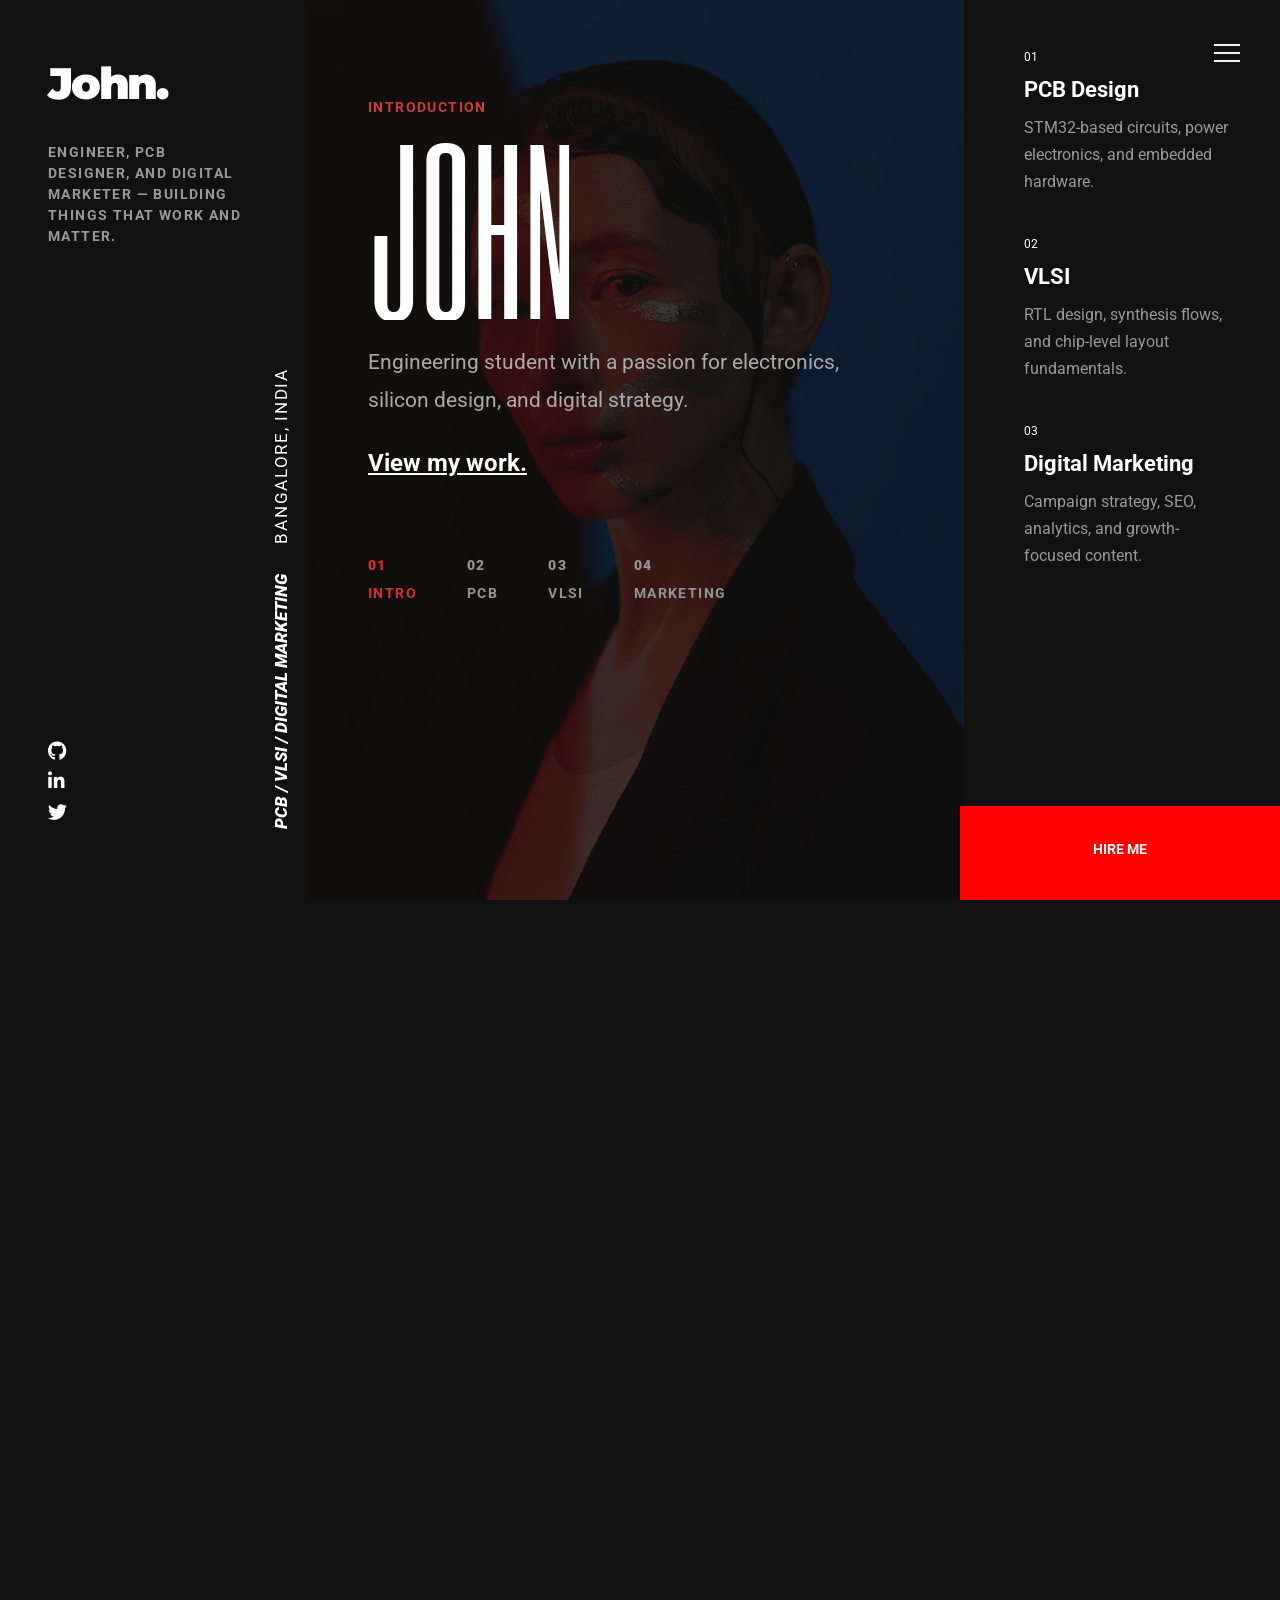
<file: index.html>
<!DOCTYPE html>
<html lang="en">
  <head>
    <meta charset="utf-8">
    <meta name="viewport" content="width=device-width, initial-scale=1">
    <title>John - Engineer & Designer</title>

    <!-- Third Party Plugins -->
    <link rel="stylesheet" type="text/css" href="css/vendor.css">
    <!-- Bootstrap CSS -->
    <link href="https://cdn.jsdelivr.net/npm/bootstrap@5.3.0-alpha1/dist/css/bootstrap.min.css" rel="stylesheet">
    <!-- Font Awesome -->
    <link rel="stylesheet" href="https://cdnjs.cloudflare.com/ajax/libs/font-awesome/6.4.0/css/all.min.css">
    <!-- Google Fonts -->
    <link href="https://fonts.googleapis.com/css2?family=Montserrat:wght@900&family=Roboto:wght@400;700;900&family=Six+Caps&display=swap" rel="stylesheet">
    <!-- custom style -->
    <link rel="stylesheet" href="style.css">
  </head>
  <body data-bs-theme="dark">

    <!-- ===== OVERLAY NAV ===== -->
    <div class="nav nav-overlay">
      <div class="nav__content">
        <ul class="nav__list">
          <li class="nav__list-item active-nav"><a href="index.html" class="hover-target">Home</a></li>
          <li class="nav__list-item"><a href="pcb.html" class="hover-target">PCB Design</a></li>
          <li class="nav__list-item"><a href="digital-marketing.html" class="hover-target">Digital Marketing</a></li>
          <li class="nav__list-item"><a href="vlsi.html" class="hover-target">VLSI</a></li>
          <li class="nav__list-item"><a href="#contact" class="hover-target">Contact me</a></li>
        </ul>
      </div>
    </div>

    <nav id="navbar" class="position-absolute">
      <input id="menu-toggle" type="checkbox" />
      <label class="menu-btn" for="menu-toggle">
        <span></span>
      </label>
    </nav>

    <div class="container-fluid p-0">
      <div class="row g-0">

        <!-- ===== SIDEBAR ===== -->
        <div class="col-lg-3 position-fixed z-1 h-100" data-aos="slide-right" data-aos-delay="200">
          <div class="sidebar p-4 p-lg-5 vh-100 d-flex flex-column position-relative">
            <a href="index.html" class="logo mb-0 text-decoration-none">John.</a>
            <p class="bio mt-4 d-none d-lg-block" style="max-width: 200px;">
              ENGINEER, PCB DESIGNER, AND DIGITAL MARKETER — BUILDING THINGS THAT WORK AND MATTER.
            </p>
          
            <div class="social-icons mt-auto mb-4 d-none d-lg-flex flex-column">
              <a href="#" class="social-icon" aria-label="GitHub"><i class="fab fa-github"></i></a>
              <a href="#" class="social-icon" aria-label="LinkedIn"><i class="fab fa-linkedin-in"></i></a>
              <a href="#" class="social-icon" aria-label="Twitter"><i class="fab fa-twitter"></i></a>
            </div>

            <div class="personal-info d-none d-lg-flex">
              <p class="job-title mb-2">PCB / VLSI / DIGITAL MARKETING</p>
              <p class="location">BANGALORE, INDIA</p>
            </div>
          </div>
        </div>

        <!-- ===== MAIN CONTENT ===== -->
        <div class="col-lg-9 offset-lg-3">
          <div class="row">

            <!-- Hero / Banner -->
            <div id="intro" class="col-lg-8 position-relative d-flex flex-column align-items-center">
              <div class="pt-4 pt-lg-5 px-4 px-lg-5 w-100 mt-5">
                <div class="swiper banner-slider slide-in mt-5 mt-lg-0">
                  <div class="swiper-wrapper">
                    <div class="swiper-slide">
                      <div class="banner-content d-flex flex-column">
                        <span class="introduction mb-3 d-block">INTRODUCTION</span>
                        <h2 class="name mb-4 txt-fx slide-up">JOHN</h2>
                        <p class="description mb-4">
                          Engineering student with a passion for electronics, silicon design, and digital strategy.
                        </p>
                        <a href="#domains" class="cta-link d-inline-block mb-5">View my work.</a>
                      </div>
                    </div>
                    <div class="swiper-slide">
                      <div class="banner-content d-flex flex-column">
                        <span class="introduction mb-3 d-block">Hardware Design</span>
                        <h2 class="name mb-4 txt-fx slide-up">PCB CRAFT</h2>
                        <p class="description mb-4">
                          Schematic to board — STM32-based designs, power electronics, and embedded systems.
                        </p>
                        <a href="pcb.html" class="cta-link d-inline-block mb-5">Explore PCB work.</a>
                      </div>
                    </div>
                    <div class="swiper-slide">
                      <div class="banner-content d-flex flex-column">
                        <span class="introduction mb-3 d-block">Silicon Design</span>
                        <h2 class="name mb-4 txt-fx slide-up">VLSI</h2>
                        <p class="description mb-4">
                          RTL design, synthesis, and layout — from logic to gates.
                        </p>
                        <a href="vlsi.html" class="cta-link d-inline-block mb-5">Explore VLSI work.</a>
                      </div>
                    </div>
                    <div class="swiper-slide">
                      <div class="banner-content d-flex flex-column">
                        <span class="introduction mb-3 d-block">Growth & Campaigns</span>
                        <h2 class="name mb-4 txt-fx slide-up">MARKETING</h2>
                        <p class="description mb-4">
                          Strategy, content, and analytics to build brands that grow.
                        </p>
                        <a href="digital-marketing.html" class="cta-link d-inline-block mb-5">Explore campaigns.</a>
                      </div>
                    </div>
                  </div>
                </div>
              </div>

              <nav class="section-nav swiper banner-nav-slider pt-3 pt-lg-4 px-4 px-lg-5 w-100"
                data-aos="fade-up" data-aos-delay="600" data-aos-anchor-placement="top-bottom">
                <ul class="swiper-wrapper">
                  <li class="swiper-slide"><span>01</span> INTRO</li>
                  <li class="swiper-slide"><span>02</span> PCB</li>
                  <li class="swiper-slide"><span>03</span> VLSI</li>
                  <li class="swiper-slide"><span>04</span> MARKETING</li>
                </ul>
              </nav>

              <div class="swiper image-slider" data-aos="fade-up" data-aos-delay="1000">
                <div class="swiper-wrapper">
                  <div class="swiper-slide">
                    <img class="hero-image position-absolute top-0 end-0 img-fluid mb-5 opacity-25 vh-100"
                      src="images/banner-image-2.jpg" alt="Hero">
                  </div>
                  <div class="swiper-slide">
                    <img class="hero-image position-absolute top-0 end-0 img-fluid mb-5 opacity-25 vh-100"
                      src="images/banner-image-1.jpg" alt="Hero">
                  </div>
                  <div class="swiper-slide">
                    <img class="hero-image position-absolute top-0 end-0 img-fluid mb-5 opacity-25 vh-100"
                      src="images/banner-image-3.jpg" alt="Hero">
                  </div>
                  <div class="swiper-slide">
                    <img class="hero-image position-absolute top-0 end-0 img-fluid mb-5 opacity-25 vh-100"
                      src="images/banner-image-4.jpg" alt="Hero">
                  </div>
                </div>
              </div>
            </div>

            <!-- Skill sidebar (right col of hero) -->
            <div class="col-lg-4">
              <div class="p-4 p-lg-5 vh-100">
                <div class="skill" data-aos="fade-up" data-aos-delay="200">
                  <span class="skill-number d-block">01</span>
                  <h3>PCB Design</h3>
                  <p>STM32-based circuits, power electronics, and embedded hardware.</p>
                </div>
                <div class="skill" data-aos="fade-up" data-aos-delay="400">
                  <span class="skill-number d-block">02</span>
                  <h3>VLSI</h3>
                  <p>RTL design, synthesis flows, and chip-level layout fundamentals.</p>
                </div>
                <div class="skill" data-aos="fade-up" data-aos-delay="600">
                  <span class="skill-number d-block">03</span>
                  <h3>Digital Marketing</h3>
                  <p>Campaign strategy, SEO, analytics, and growth-focused content.</p>
                </div>
                <!-- Mobile-only CTA -->
                <div class="d-lg-none mt-5">
                  <hr class="sidebar-divider">
                  <p class="job-title mb-2">PCB / VLSI / DIGITAL MARKETING</p>
                  <p class="location mb-4">BANGALORE, INDIA</p>
                  <a href="#domains" class="cta-button d-block text-center">VIEW MY WORK</a>
                </div>
              </div>
            </div>

            <!-- Desktop CTA -->
            <div class="col-lg-3 d-none d-lg-block position-fixed bottom-0 end-0 p-0" style="z-index: 8;">
              <button class="btn-special w-100" data-aos="fade-up" data-aos-delay="800" data-aos-anchor-placement="top-bottom">
                <span class="text-container">
                  <span class="original-text">HIRE ME</span>
                  <span class="hover-text">HIRE ME</span>
                </span>
              </button>
            </div>

            <!-- ===== DOMAIN CARDS SECTION ===== -->
            <section id="domains" class="pt-4 pt-lg-5 px-4 px-lg-5 my-5 py-5">
              <div class="row mb-5">
                <div class="col-12" data-aos="fade-up">
                  <span class="introduction mb-3 d-block">WHAT I DO</span>
                  <h2 class="name mb-4 txt-fx slide-up text-uppercase">My Domains</h2>
                  <p>Click a domain to explore projects, code, schematics, and documentation.</p>
                </div>
              </div>
              <div class="row g-5">

                <!-- Card 1: PCB Design -->
                <div class="col-lg-4" data-aos="fade-up" data-aos-delay="100">
                  <a href="pcb.html" class="text-decoration-none d-block h-100">
                    <div class="domain-card h-100">
                      <div class="skill mb-0">
                        <span class="skill-number d-block">01</span>
                        <h3>PCB Design</h3>
                        <p>Schematic capture, layout, power electronics, and embedded systems using STM32 and KiCad/Altium.</p>
                      </div>
                      <div class="domain-card__tags mt-3">
                        <span class="domain-tag">STM32</span>
                        <span class="domain-tag">KiCad</span>
                        <span class="domain-tag">Power Electronics</span>
                      </div>
                      <div class="domain-card__cta mt-4">
                        <span class="introduction">View Projects →</span>
                      </div>
                    </div>
                  </a>
                </div>

                <!-- Card 2: Digital Marketing -->
                <div class="col-lg-4" data-aos="fade-up" data-aos-delay="250">
                  <a href="digital-marketing.html" class="text-decoration-none d-block h-100">
                    <div class="domain-card h-100">
                      <div class="skill mb-0">
                        <span class="skill-number d-block">02</span>
                        <h3>Digital Marketing</h3>
                        <p>SEO, campaign strategy, analytics dashboards, and content pipelines that drive measurable growth.</p>
                      </div>
                      <div class="domain-card__tags mt-3">
                        <span class="domain-tag">SEO</span>
                        <span class="domain-tag">Analytics</span>
                        <span class="domain-tag">Campaigns</span>
                      </div>
                      <div class="domain-card__cta mt-4">
                        <span class="introduction">View Projects →</span>
                      </div>
                    </div>
                  </a>
                </div>

                <!-- Card 3: VLSI -->
                <div class="col-lg-4" data-aos="fade-up" data-aos-delay="400">
                  <a href="vlsi.html" class="text-decoration-none d-block h-100">
                    <div class="domain-card h-100">
                      <div class="skill mb-0">
                        <span class="skill-number d-block">03</span>
                        <h3>VLSI</h3>
                        <p>RTL design in Verilog/VHDL, synthesis, timing analysis, and physical design fundamentals.</p>
                      </div>
                      <div class="domain-card__tags mt-3">
                        <span class="domain-tag">Verilog</span>
                        <span class="domain-tag">Synthesis</span>
                        <span class="domain-tag">Layout</span>
                      </div>
                      <div class="domain-card__cta mt-4">
                        <span class="introduction">View Projects →</span>
                      </div>
                    </div>
                  </a>
                </div>

              </div>
            </section>

            <!-- ===== ABOUT SECTION ===== -->
            <section id="about" class="pt-4 pt-lg-5 px-4 px-lg-5 my-5 py-5">
              <div class="row d-flex flex-wrap" data-aos="fade-up">
                <div class="col-lg-6 pb-5">
                  <span class="introduction mb-3 d-block">BIODATA</span>
                  <h2 class="name mb-4 txt-fx slide-up text-uppercase">Education</h2>
                  <div class="data-info py-3">
                    <span class="meta-date">2021 – Present</span>
                    <h3 class="info-title">B.Tech in Electronics & Communication Engineering</h3>
                    <p>Your University, Bangalore</p>
                  </div>
                </div>
                <div class="col-lg-6 pb-5">
                  <h2 class="name mb-4 txt-fx slide-up text-uppercase">Interests</h2>
                  <div class="data-info py-3">
                    <span class="meta-date">Hardware</span>
                    <h3 class="info-title">Embedded Systems & EV Technology</h3>
                    <p>Designing control circuits and power systems for electric vehicles.</p>
                  </div>
                  <div class="data-info">
                    <span class="meta-date">Software</span>
                    <h3 class="info-title">Digital Design & Chip Architecture</h3>
                    <p>RTL to GDS — exploring the full ASIC flow.</p>
                  </div>
                </div>
              </div>
            </section>

            <!-- ===== CONTACT SECTION ===== -->
            <section id="contact" class="pt-4 pt-lg-5 px-4 px-lg-5 my-5 py-5">
              <div class="container">
                <div class="row mb-5">
                  <div class="col-lg-6" data-aos="fade-up">
                    <span class="introduction mb-3 d-block">GET IN TOUCH</span>
                    <h2 class="name mb-4 txt-fx slide-up text-uppercase">Contact Me</h2>
                    <p>Open to internships, collaborations, and interesting projects.</p>
                  </div>
                </div>
                <div class="row d-flex g-5">
                  <div class="col-lg-7" data-aos="fade-up">
                    <h3>Frequently Asked Questions</h3>
                    <div class="accordion" id="faqAccordion">
                      <div class="accordion-item">
                        <h2 class="accordion-header">
                          <button class="accordion-button" type="button" data-bs-toggle="collapse"
                            data-bs-target="#faq1" aria-expanded="true">
                            Are you open to internships?
                          </button>
                        </h2>
                        <div id="faq1" class="accordion-collapse collapse show" data-bs-parent="#faqAccordion">
                          <div class="accordion-body">
                            Yes — I'm actively looking for internship and project collaboration opportunities in embedded systems, VLSI, and digital strategy.
                          </div>
                        </div>
                      </div>
                      <div class="accordion-item">
                        <h2 class="accordion-header">
                          <button class="accordion-button collapsed" type="button" data-bs-toggle="collapse"
                            data-bs-target="#faq2" aria-expanded="false">
                            What tools do you work with?
                          </button>
                        </h2>
                        <div id="faq2" class="accordion-collapse collapse" data-bs-parent="#faqAccordion">
                          <div class="accordion-body">
                            KiCad, Altium Designer, Keil µVision, Proteus, STM32CubeIDE, Cadence Virtuoso, and standard web analytics platforms.
                          </div>
                        </div>
                      </div>
                    </div>
                  </div>
                  <div class="col-lg-5">
                    <div class="right-content" data-aos="fade-up">
                      <div class="element-header align-right">
                        <h3>Send me a message or collaboration idea.</h3>
                      </div>
                      <div class="contact-form py-4">
                        <form id="form" class="form-group">
                          <div class="pb-2"><input type="text" name="name" placeholder="Your Full Name" class="form-control"></div>
                          <div class="pb-2"><input type="email" name="email" placeholder="Your Email Address" class="form-control"></div>
                          <div class="pb-2"><textarea placeholder="Your Message" rows="6" class="form-control"></textarea></div>
                          <button type="submit" name="submit" class="btn btn-dark w-100 btn-rounded">Submit</button>
                        </form>
                      </div>
                    </div>
                  </div>
                </div>
              </div>
            </section>

          </div>
        </div>
      </div>
    </div>

    <!-- Bootstrap JS -->
    <script src="https://cdn.jsdelivr.net/npm/bootstrap@5.3.0-alpha1/dist/js/bootstrap.bundle.min.js"></script>
    <script src="js/jquery-1.11.0.min.js"></script>
    <script src="js/plugins.js"></script>
    <script src="js/script.js"></script>
  </body>
</html>
</file>
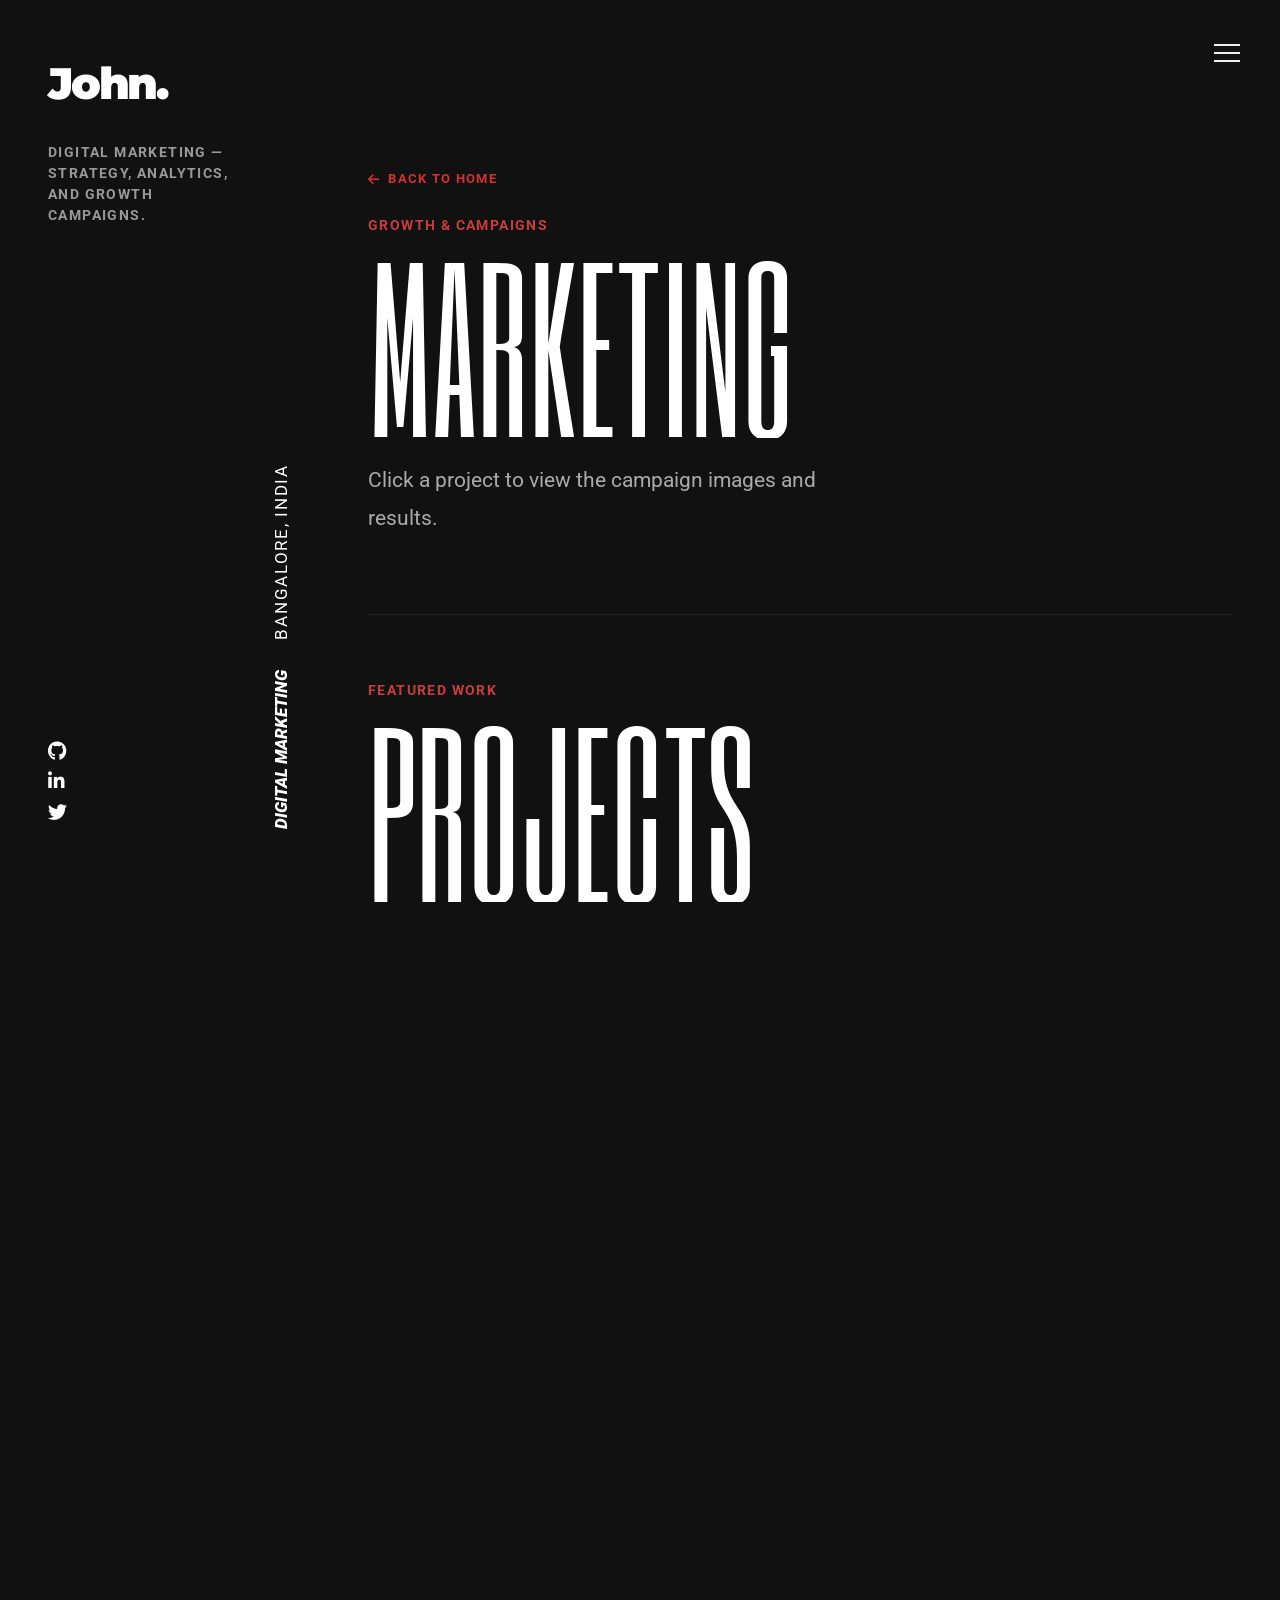
<file: digital-marketing.html>
<!DOCTYPE html>
<html lang="en">
  <head>
    <meta charset="utf-8">
    <meta name="viewport" content="width=device-width, initial-scale=1">
    <title>Digital Marketing — John</title>
    <link rel="stylesheet" type="text/css" href="css/vendor.css">
    <link href="https://cdn.jsdelivr.net/npm/bootstrap@5.3.0-alpha1/dist/css/bootstrap.min.css" rel="stylesheet">
    <link rel="stylesheet" href="https://cdnjs.cloudflare.com/ajax/libs/font-awesome/6.4.0/css/all.min.css">
    <link href="https://fonts.googleapis.com/css2?family=Montserrat:wght@900&family=Roboto:wght@400;700;900&family=Six+Caps&display=swap" rel="stylesheet">
    <link rel="stylesheet" href="style.css">
    <link rel="stylesheet" href="portfolio-additions.css">
  </head>
  <body data-bs-theme="dark">

    <div class="nav nav-overlay">
      <div class="nav__content">
        <ul class="nav__list">
          <li class="nav__list-item"><a href="index.html" class="hover-target">Home</a></li>
          <li class="nav__list-item"><a href="pcb.html" class="hover-target">PCB Design</a></li>
          <li class="nav__list-item active-nav"><a href="digital-marketing.html" class="hover-target">Digital Marketing</a></li>
          <li class="nav__list-item"><a href="vlsi.html" class="hover-target">VLSI</a></li>
          <li class="nav__list-item"><a href="index.html#contact" class="hover-target">Contact me</a></li>
        </ul>
      </div>
    </div>

    <nav id="navbar" class="position-absolute">
      <input id="menu-toggle" type="checkbox" />
      <label class="menu-btn" for="menu-toggle"><span></span></label>
    </nav>

    <div class="container-fluid p-0">
      <div class="row g-0">

        <!-- SIDEBAR -->
        <div class="col-lg-3 position-fixed z-1 h-100">
          <div class="sidebar sidebar-compact p-4 p-lg-5 vh-100 d-flex flex-column position-relative">
            <a href="index.html" class="logo mb-0 text-decoration-none">John.</a>
            <p class="bio mt-4 d-none d-lg-block" style="max-width: 200px;">
              DIGITAL MARKETING — STRATEGY, ANALYTICS, AND GROWTH CAMPAIGNS.
            </p>
            <div class="social-icons mt-auto mb-4 d-none d-lg-flex flex-column">
              <a href="#" class="social-icon"><i class="fab fa-github"></i></a>
              <a href="#" class="social-icon"><i class="fab fa-linkedin-in"></i></a>
              <a href="#" class="social-icon"><i class="fab fa-twitter"></i></a>
            </div>
            <div class="personal-info d-none d-lg-flex">
              <p class="job-title mb-2">DIGITAL MARKETING</p>
              <p class="location">BANGALORE, INDIA</p>
            </div>
          </div>
        </div>

        <!-- MAIN CONTENT -->
        <div class="col-lg-9 offset-lg-3">
          <div class="pt-4 pt-lg-5 px-4 px-lg-5">

            <!-- Page Header -->
            <div class="page-header" data-aos="fade-up">
              <a href="index.html" class="breadcrumb-back"><i class="fas fa-arrow-left"></i> Back to Home</a>
              <span class="introduction mb-3 d-block">GROWTH & CAMPAIGNS</span>
              <h1 class="name txt-fx slide-up text-uppercase">Marketing</h1>
              <p class="description mt-4">
                Click a project to view the campaign images and results.
              </p>
            </div>

            <!-- PROJECTS LIST -->
            <section class="py-5 my-3 mb-5">
              <div class="row mb-4" data-aos="fade-up">
                <div class="col">
                  <span class="introduction mb-3 d-block">FEATURED WORK</span>
                  <h2 class="name txt-fx slide-up text-uppercase">Projects</h2>
                </div>
              </div>

              <!-- Project 1 -->
              <a href="dm-project-1.html" class="text-decoration-none">
                <div class="project-card project-card--clickable" data-aos="fade-up">
                  <div class="d-flex justify-content-between align-items-start">
                    <span class="project-number">Project 01</span>
                    <span class="project-arrow"><i class="fas fa-arrow-right"></i></span>
                  </div>
                  <h3>[Campaign Title Placeholder]</h3>
                  <p>Brand, objective, channels used, and key results. Replace with your actual campaign summary.</p>
                  <div class="domain-card__tags mt-3">
                    <span class="domain-tag">Google Ads</span>
                    <span class="domain-tag">SEO</span>
                    <span class="domain-tag">Analytics</span>
                  </div>
                </div>
              </a>

              <!-- Project 2 -->
              <a href="dm-project-2.html" class="text-decoration-none">
                <div class="project-card project-card--clickable" data-aos="fade-up" data-aos-delay="100">
                  <div class="d-flex justify-content-between align-items-start">
                    <span class="project-number">Project 02</span>
                    <span class="project-arrow"><i class="fas fa-arrow-right"></i></span>
                  </div>
                  <h3>[Campaign Title Placeholder]</h3>
                  <p>Campaign summary, target audience, platform, and key outcome metrics.</p>
                  <div class="domain-card__tags mt-3">
                    <span class="domain-tag">Meta Ads</span>
                    <span class="domain-tag">Content Strategy</span>
                  </div>
                </div>
              </a>

              <!-- Project 3 -->
              <a href="dm-project-3.html" class="text-decoration-none">
                <div class="project-card project-card--clickable" data-aos="fade-up" data-aos-delay="200">
                  <div class="d-flex justify-content-between align-items-start">
                    <span class="project-number">Project 03</span>
                    <span class="project-arrow"><i class="fas fa-arrow-right"></i></span>
                  </div>
                  <h3>[Campaign Title Placeholder]</h3>
                  <p>Campaign summary, target audience, platform, and key outcome metrics.</p>
                  <div class="domain-card__tags mt-3">
                    <span class="domain-tag">Email</span>
                    <span class="domain-tag">Content</span>
                  </div>
                </div>
              </a>

            </section>
          </div>
        </div>
      </div>
    </div>

    <script src="https://cdn.jsdelivr.net/npm/bootstrap@5.3.0-alpha1/dist/js/bootstrap.bundle.min.js"></script>
    <script src="js/jquery-1.11.0.min.js"></script>
    <script src="js/plugins.js"></script>
    <script src="js/script.js"></script>
  </body>
</html>
</file>
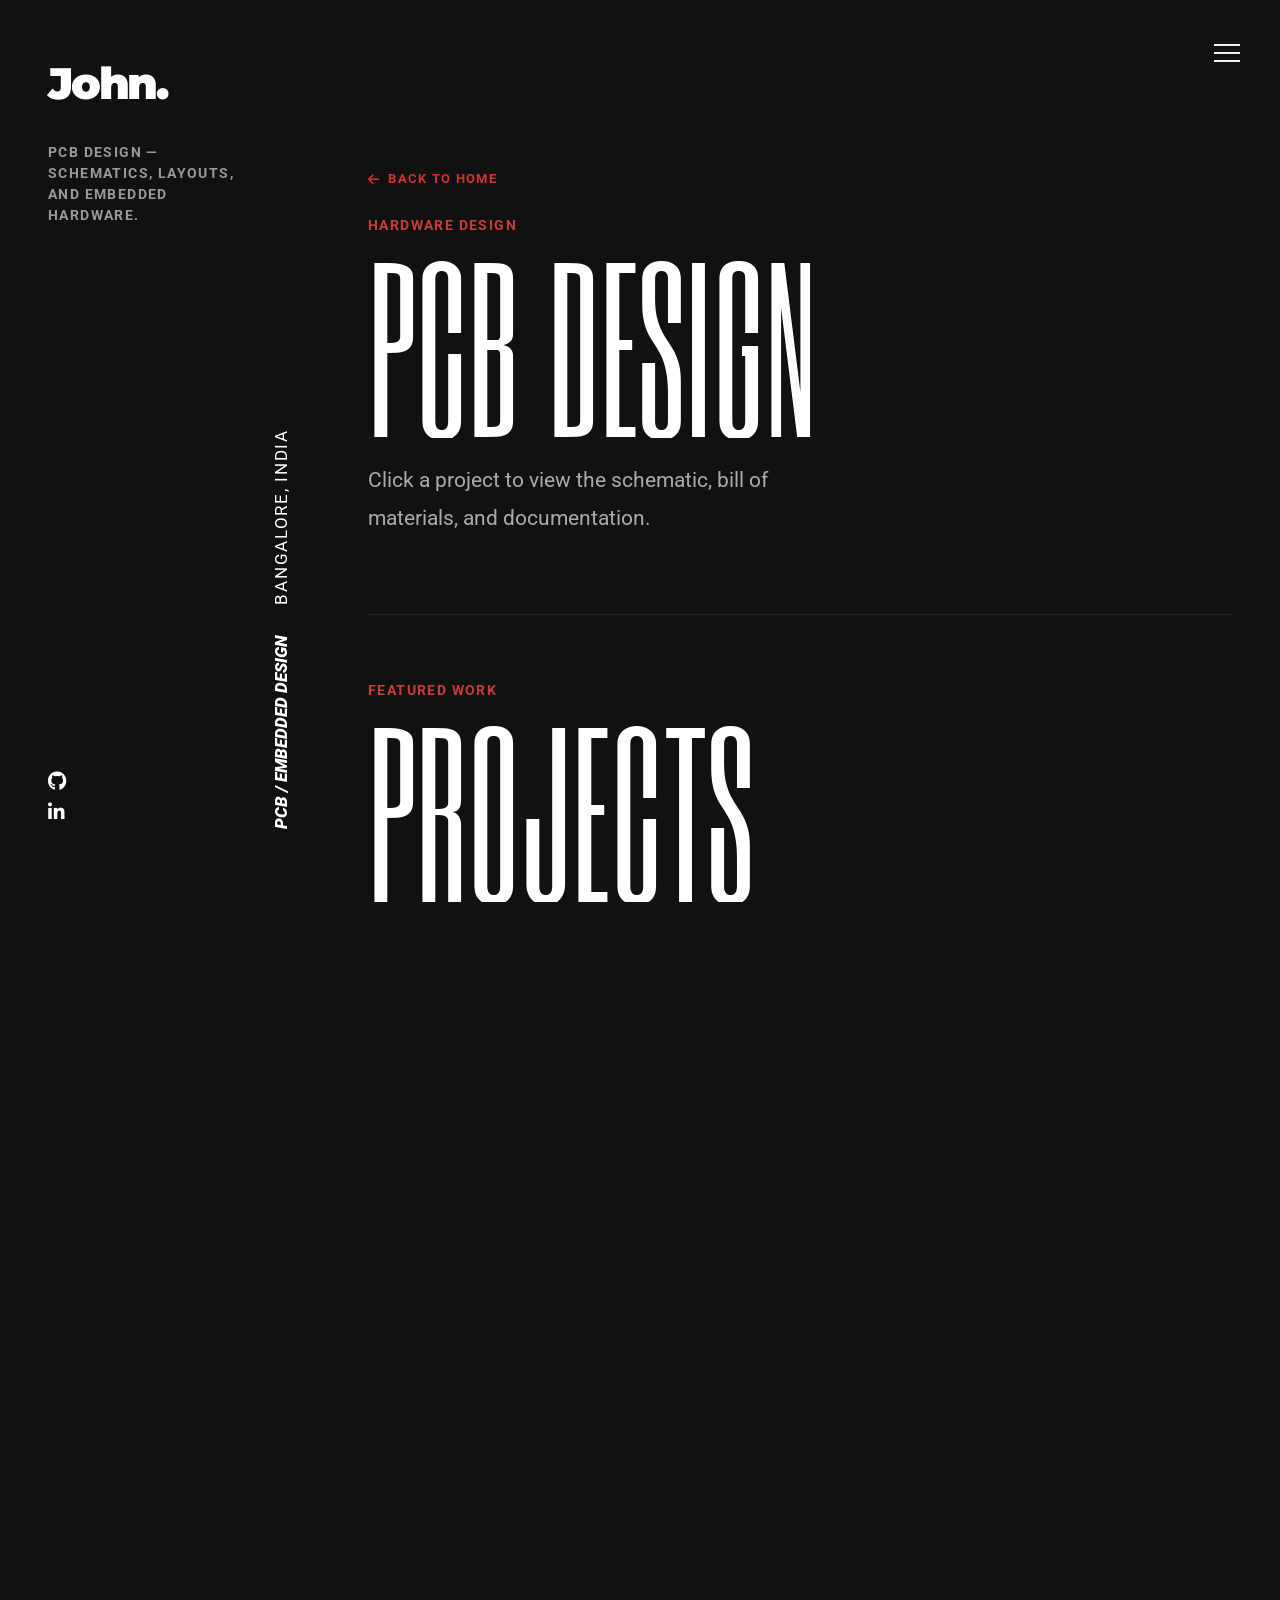
<file: pcb.html>
<!DOCTYPE html>
<html lang="en">
  <head>
    <meta charset="utf-8">
    <meta name="viewport" content="width=device-width, initial-scale=1">
    <title>PCB Design — John</title>
    <link rel="stylesheet" type="text/css" href="css/vendor.css">
    <link href="https://cdn.jsdelivr.net/npm/bootstrap@5.3.0-alpha1/dist/css/bootstrap.min.css" rel="stylesheet">
    <link rel="stylesheet" href="https://cdnjs.cloudflare.com/ajax/libs/font-awesome/6.4.0/css/all.min.css">
    <link href="https://fonts.googleapis.com/css2?family=Montserrat:wght@900&family=Roboto:wght@400;700;900&family=Six+Caps&display=swap" rel="stylesheet">
    <link rel="stylesheet" href="style.css">
    <link rel="stylesheet" href="portfolio-additions.css">
  </head>
  <body data-bs-theme="dark">

    <div class="nav nav-overlay">
      <div class="nav__content">
        <ul class="nav__list">
          <li class="nav__list-item"><a href="index.html" class="hover-target">Home</a></li>
          <li class="nav__list-item active-nav"><a href="pcb.html" class="hover-target">PCB Design</a></li>
          <li class="nav__list-item"><a href="digital-marketing.html" class="hover-target">Digital Marketing</a></li>
          <li class="nav__list-item"><a href="vlsi.html" class="hover-target">VLSI</a></li>
          <li class="nav__list-item"><a href="index.html#contact" class="hover-target">Contact me</a></li>
        </ul>
      </div>
    </div>

    <nav id="navbar" class="position-absolute">
      <input id="menu-toggle" type="checkbox" />
      <label class="menu-btn" for="menu-toggle"><span></span></label>
    </nav>

    <div class="container-fluid p-0">
      <div class="row g-0">

        <!-- SIDEBAR -->
        <div class="col-lg-3 position-fixed z-1 h-100">
          <div class="sidebar sidebar-compact p-4 p-lg-5 vh-100 d-flex flex-column position-relative">
            <a href="index.html" class="logo mb-0 text-decoration-none">John.</a>
            <p class="bio mt-4 d-none d-lg-block" style="max-width: 200px;">
              PCB DESIGN — SCHEMATICS, LAYOUTS, AND EMBEDDED HARDWARE.
            </p>
            <div class="social-icons mt-auto mb-4 d-none d-lg-flex flex-column">
              <a href="#" class="social-icon"><i class="fab fa-github"></i></a>
              <a href="#" class="social-icon"><i class="fab fa-linkedin-in"></i></a>
            </div>
            <div class="personal-info d-none d-lg-flex">
              <p class="job-title mb-2">PCB / EMBEDDED DESIGN</p>
              <p class="location">BANGALORE, INDIA</p>
            </div>
          </div>
        </div>

        <!-- MAIN CONTENT -->
        <div class="col-lg-9 offset-lg-3">
          <div class="pt-4 pt-lg-5 px-4 px-lg-5">

            <!-- Page Header -->
            <div class="page-header" data-aos="fade-up">
              <a href="index.html" class="breadcrumb-back"><i class="fas fa-arrow-left"></i> Back to Home</a>
              <span class="introduction mb-3 d-block">HARDWARE DESIGN</span>
              <h1 class="name txt-fx slide-up text-uppercase">PCB Design</h1>
              <p class="description mt-4">
                Click a project to view the schematic, bill of materials, and documentation.
              </p>
            </div>

            <!-- PROJECTS LIST -->
            <section class="py-5 my-3 mb-5">
              <div class="row mb-4" data-aos="fade-up">
                <div class="col">
                  <span class="introduction mb-3 d-block">FEATURED WORK</span>
                  <h2 class="name txt-fx slide-up text-uppercase">Projects</h2>
                </div>
              </div>

              <!-- Project 1 -->
              <a href="pcb-project-1.html" class="text-decoration-none">
                <div class="project-card project-card--clickable" data-aos="fade-up">
                  <div class="d-flex justify-content-between align-items-start">
                    <span class="project-number">Project 01</span>
                    <span class="project-arrow"><i class="fas fa-arrow-right"></i></span>
                  </div>
                  <h3>2000W Load Control System</h3>
                  <p>STM32G474-based load controller featuring an LT3845AIFE buck converter and high-current MOSFET bank.</p>
                  <div class="domain-card__tags mt-3">
                    <span class="domain-tag">STM32G474</span>
                    <span class="domain-tag">Buck Converter</span>
                    <span class="domain-tag">LT3845AIFE</span>
                    <span class="domain-tag">Proteus</span>
                  </div>
                </div>
              </a>

              <!-- Project 2 -->
              <a href="pcb-project-2.html" class="text-decoration-none">
                <div class="project-card project-card--clickable" data-aos="fade-up" data-aos-delay="100">
                  <div class="d-flex justify-content-between align-items-start">
                    <span class="project-number">Project 02</span>
                    <span class="project-arrow"><i class="fas fa-arrow-right"></i></span>
                  </div>
                  <h3>[Project Title Placeholder]</h3>
                  <p>Brief description of what this project does and the key design challenge it solved.</p>
                  <div class="domain-card__tags mt-3">
                    <span class="domain-tag">Tag A</span>
                    <span class="domain-tag">Tag B</span>
                    <span class="domain-tag">Tag C</span>
                  </div>
                </div>
              </a>

              <!-- Project 3 -->
              <a href="pcb-project-3.html" class="text-decoration-none">
                <div class="project-card project-card--clickable" data-aos="fade-up" data-aos-delay="200">
                  <div class="d-flex justify-content-between align-items-start">
                    <span class="project-number">Project 03</span>
                    <span class="project-arrow"><i class="fas fa-arrow-right"></i></span>
                  </div>
                  <h3>[Project Title Placeholder]</h3>
                  <p>Brief description of what this project does and the key design challenge it solved.</p>
                  <div class="domain-card__tags mt-3">
                    <span class="domain-tag">Tag A</span>
                    <span class="domain-tag">Tag B</span>
                    <span class="domain-tag">Tag C</span>
                  </div>
                </div>
              </a>

            </section>
          </div>
        </div>
      </div>
    </div>

    <script src="https://cdn.jsdelivr.net/npm/bootstrap@5.3.0-alpha1/dist/js/bootstrap.bundle.min.js"></script>
    <script src="js/jquery-1.11.0.min.js"></script>
    <script src="js/plugins.js"></script>
    <script src="js/script.js"></script>
  </body>
</html>
</file>
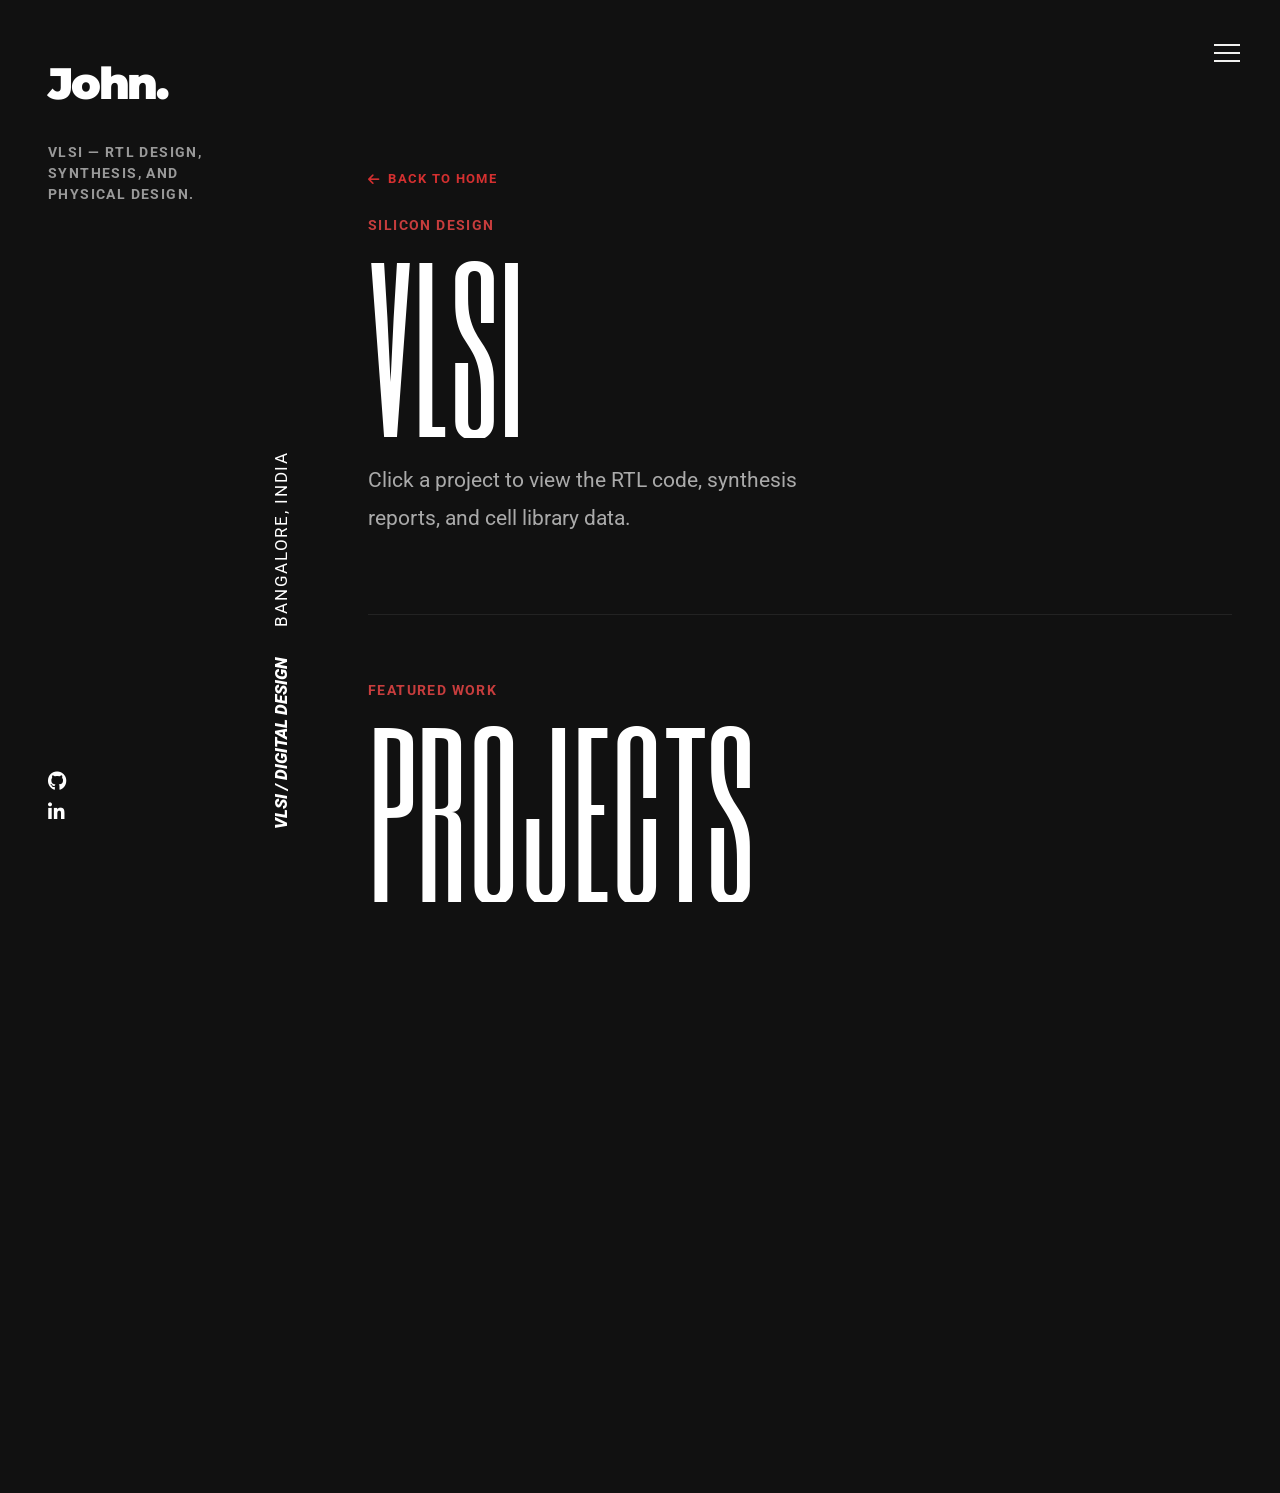
<file: vlsi.html>
<!DOCTYPE html>
<html lang="en">
  <head>
    <meta charset="utf-8">
    <meta name="viewport" content="width=device-width, initial-scale=1">
    <title>VLSI — John</title>
    <link rel="stylesheet" type="text/css" href="css/vendor.css">
    <link href="https://cdn.jsdelivr.net/npm/bootstrap@5.3.0-alpha1/dist/css/bootstrap.min.css" rel="stylesheet">
    <link rel="stylesheet" href="https://cdnjs.cloudflare.com/ajax/libs/font-awesome/6.4.0/css/all.min.css">
    <link href="https://fonts.googleapis.com/css2?family=Montserrat:wght@900&family=Roboto:wght@400;700;900&family=Six+Caps&display=swap" rel="stylesheet">
    <link rel="stylesheet" href="style.css">
    <link rel="stylesheet" href="portfolio-additions.css">
  </head>
  <body data-bs-theme="dark">

    <div class="nav nav-overlay">
      <div class="nav__content">
        <ul class="nav__list">
          <li class="nav__list-item"><a href="index.html" class="hover-target">Home</a></li>
          <li class="nav__list-item"><a href="pcb.html" class="hover-target">PCB Design</a></li>
          <li class="nav__list-item"><a href="digital-marketing.html" class="hover-target">Digital Marketing</a></li>
          <li class="nav__list-item active-nav"><a href="vlsi.html" class="hover-target">VLSI</a></li>
          <li class="nav__list-item"><a href="index.html#contact" class="hover-target">Contact me</a></li>
        </ul>
      </div>
    </div>

    <nav id="navbar" class="position-absolute">
      <input id="menu-toggle" type="checkbox" />
      <label class="menu-btn" for="menu-toggle"><span></span></label>
    </nav>

    <div class="container-fluid p-0">
      <div class="row g-0">

        <!-- SIDEBAR -->
        <div class="col-lg-3 position-fixed z-1 h-100">
          <div class="sidebar sidebar-compact p-4 p-lg-5 vh-100 d-flex flex-column position-relative">
            <a href="index.html" class="logo mb-0 text-decoration-none">John.</a>
            <p class="bio mt-4 d-none d-lg-block" style="max-width: 200px;">
              VLSI — RTL DESIGN, SYNTHESIS, AND PHYSICAL DESIGN.
            </p>
            <div class="social-icons mt-auto mb-4 d-none d-lg-flex flex-column">
              <a href="#" class="social-icon"><i class="fab fa-github"></i></a>
              <a href="#" class="social-icon"><i class="fab fa-linkedin-in"></i></a>
            </div>
            <div class="personal-info d-none d-lg-flex">
              <p class="job-title mb-2">VLSI / DIGITAL DESIGN</p>
              <p class="location">BANGALORE, INDIA</p>
            </div>
          </div>
        </div>

        <!-- MAIN CONTENT -->
        <div class="col-lg-9 offset-lg-3">
          <div class="pt-4 pt-lg-5 px-4 px-lg-5">

            <!-- Page Header -->
            <div class="page-header" data-aos="fade-up">
              <a href="index.html" class="breadcrumb-back"><i class="fas fa-arrow-left"></i> Back to Home</a>
              <span class="introduction mb-3 d-block">SILICON DESIGN</span>
              <h1 class="name txt-fx slide-up text-uppercase">VLSI</h1>
              <p class="description mt-4">
                Click a project to view the RTL code, synthesis reports, and cell library data.
              </p>
            </div>

            <!-- PROJECTS LIST -->
            <section class="py-5 my-3 mb-5">
              <div class="row mb-4" data-aos="fade-up">
                <div class="col">
                  <span class="introduction mb-3 d-block">FEATURED WORK</span>
                  <h2 class="name txt-fx slide-up text-uppercase">Projects</h2>
                </div>
              </div>

              <!-- Project 1 -->
              <a href="vlsi-project-1.html" class="text-decoration-none">
                <div class="project-card project-card--clickable" data-aos="fade-up">
                  <div class="d-flex justify-content-between align-items-start">
                    <span class="project-number">Project 01</span>
                    <span class="project-arrow"><i class="fas fa-arrow-right"></i></span>
                  </div>
                  <h3>[VLSI Project Title Placeholder]</h3>
                  <p>Describe the design — e.g., a 4-bit ALU in Verilog synthesized with Yosys. Include process node and key results.</p>
                  <div class="domain-card__tags mt-3">
                    <span class="domain-tag">Verilog</span>
                    <span class="domain-tag">Synthesis</span>
                    <span class="domain-tag">Cadence</span>
                  </div>
                </div>
              </a>

              <!-- Project 2 -->
              <a href="vlsi-project-2.html" class="text-decoration-none">
                <div class="project-card project-card--clickable" data-aos="fade-up" data-aos-delay="100">
                  <div class="d-flex justify-content-between align-items-start">
                    <span class="project-number">Project 02</span>
                    <span class="project-arrow"><i class="fas fa-arrow-right"></i></span>
                  </div>
                  <h3>[VLSI Project Title Placeholder]</h3>
                  <p>Brief description. Key metrics: area, power, clock frequency, process node.</p>
                  <div class="domain-card__tags mt-3">
                    <span class="domain-tag">VHDL</span>
                    <span class="domain-tag">FPGA</span>
                    <span class="domain-tag">Timing Analysis</span>
                  </div>
                </div>
              </a>

            </section>
          </div>
        </div>
      </div>
    </div>

    <script src="https://cdn.jsdelivr.net/npm/bootstrap@5.3.0-alpha1/dist/js/bootstrap.bundle.min.js"></script>
    <script src="js/jquery-1.11.0.min.js"></script>
    <script src="js/plugins.js"></script>
    <script src="js/script.js"></script>
  </body>
</html>
</file>
<file: style.css>
:root,
[data-bs-theme=light] {
  --heading-font: "Roboto", Verdana, serif;
  --heading-font-weight: 700;
  --heading-color: var(--bs-dark);
  --heading-line-height: 1.2;

  --swiper-theme-color: var(--bs-primary);

  --custom-easing: cubic-bezier(.17, .67, .83, .67);

  /* theme colors */
  --bs-body-font-family: "Roboto", Verdana, sans-serif;
  --bs-body-font-size: 0.9rem;
  --bs-body-font-weight: 400;
  --bs-body-line-height: 1.7;
  --bs-body-color: #333;
  --bs-body-color-rgb: 51, 51, 51;

  --bs-primary: #FF534A;
  --bs-primary-dark: #d33a32;
  --bs-secondary: #FDEEE9;
  --bs-black: #111;
  --bs-light: #F1F1F0;
  --bs-dark: #212529;
  --bs-gray: #949494;
  --bs-gray-dark: #51565b;

  --bs-primary-rgb: 255, 83, 74;
  --bs-secondary-rgb: 253, 238, 233;
  --bs-black-rgb: 17, 17, 17;
  --bs-light-rgb: 241, 241, 240;
  --bs-dark-rgb: 33, 37, 41;

  --bs-link-color: var(--bs-dark);
  --bs-link-color-rgb: 17, 17, 17;
  --bs-link-decoration: underline;
  --bs-link-hover-color: var(--bs-primary);
  --bs-link-hover-color-rgb: 169, 128, 115;

  --bs-gutter-x: 2.5rem;
}


/* btn */
.btn {
  --bs-btn-border-radius: 0;
}

.btn-primary {
  --bs-btn-color: #fff;
  --bs-btn-bg: var(--bs-primary);
  --bs-btn-border-color: var(--bs-primary);
  --bs-btn-hover-color: #fff;
  --bs-btn-hover-bg: var(--bs-primary-dark);
  --bs-btn-hover-border-color: var(--bs-primary-dark);
  --bs-btn-focus-shadow-rgb: 49, 132, 253;
  --bs-btn-active-color: #fff;
  --bs-btn-active-bg: var(--bs-secondary);
  --bs-btn-active-border-color: var(--bs-secondary);
  --bs-btn-active-shadow: inset 0 3px 5px rgba(0, 0, 0, 0.125);
  --bs-btn-disabled-color: #fff;
  --bs-btn-disabled-bg: var(--bs-primary);
  --bs-btn-disabled-border-color: var(--bs-primary);
}

.btn-outline-primary {
  --bs-btn-color: var(--bs-primary);
  --bs-btn-border-color: var(--bs-primary);
  --bs-btn-hover-color: #fff;
  --bs-btn-hover-bg: var(--bs-primary);
  --bs-btn-hover-border-color: var(--bs-primary);
  --bs-btn-focus-shadow-rgb: 13, 110, 253;
  --bs-btn-active-color: #fff;
  --bs-btn-active-bg: var(--bs-primary);
  --bs-btn-active-border-color: var(--bs-primary);
  --bs-btn-active-shadow: inset 0 3px 5px rgba(0, 0, 0, 0.125);
  --bs-btn-disabled-color: var(--bs-primary);
  --bs-btn-disabled-bg: transparent;
  --bs-btn-disabled-border-color: var(--bs-primary);
  --bs-gradient: none;
}


.pagination {
  --bs-pagination-active-bg: var(--bs-black);
  --bs-pagination-border-width: 0;
  --bs-pagination-border-radius: 0;
}

/* breadcrumb */
.breadcrumb {
  --bs-breadcrumb-item-padding-x: 1em;
}

/* text white */
.text-white {
  --heading-color: var(--bs-light);
  --bs-breadcrumb-item-active-color: var(--bs-light);
  --bs-breadcrumb-divider-color: var(--bs-light);
  --bs-link-color-rgb: var(--bs-light-rgb);
  --bs-link-hover-color-rgb: var(--bs-light-rgb);
}

.text-white .nav-link {
  --bs-nav-link-color: var(--bs-light);
  --bs-nav-link-hover-color: var(--bs-light);
  --bs-nav-link-active-color: var(--bs-light);
  --bs-navbar-active-color: var(--bs-light);
}

/* accordion */
.accordion {
  --bs-accordion-border-width: 0;
  --bs-accordion-border-radius: 0;
  --bs-accordion-inner-border-radius: 0;
  --bs-accordion-btn-padding-x: 0;
  --bs-accordion-btn-padding-y: 1rem;
  --bs-accordion-btn-color: var(--bs-light);
  --bs-accordion-btn-bg: transparent;
  --bs-accordion-btn-focus-border-color: var(--bs-light);
  --bs-accordion-btn-focus-box-shadow: none;
  --bs-accordion-body-padding-x: 0;
  --bs-accordion-body-padding-y: 1rem;
  --bs-accordion-active-color: var(--bs-light);
  --bs-accordion-active-bg: transparent;

  --bs-accordion-color: var(--bs-light);
  --bs-accordion-bg: transparent;
}

.accordion-button {
  font-size: 1.2rem;
  border-bottom: 1px solid var(--bs-border-color);
}

[data-bs-theme=dark] .accordion-button::after {
  filter: invert(0) sepia(1) saturate(0) hue-rotate(0deg);
}

/* form control */
.form-control:focus {
  border-color: #ccc;
  box-shadow: 0 0 0 0.25rem rgba(200, 200, 200, .25);
}

/* dark theme */
[data-bs-theme=dark] {
  color-scheme: dark;

  --heading-color: #fff;
  --bs-heading-color: #fff;
  --bs-link-color: #CCCCCC;
  --bs-link-hover-color: var(--bs-primary);
  --bs-link-color-rgb: 204, 204, 204;
  --bs-link-hover-color-rgb: 131, 169, 172;
  --bs-body-color: var(--bs-light);
  --bs-body-color-rgb: 241, 241, 240;
  --bs-body-bg: #111;
  --bs-body-bg-rgb: 17, 17, 41;

  color: var(--bs-gray);
}

[data-bs-theme=dark] .dropdown-item {
  --bs-dropdown-link-color: var(--bs-light);
  --bs-dropdown-link-hover-color: var(--bs-white);
}

[data-bs-theme=dark] .bg-white,
[data-bs-theme=dark] .bg-light {
  --bs-bg-opacity: 0.1;
}

/* ++++++++++++++++++++ */

:root {
  --primary-color: #d43030;
  --primary-dark: #c73d3d;
  --primary-darker: #d42f2f;
  --text-color: #ffffff;
  --text-muted: #aaaaaa;
  --text-light: #cccccc;
  --text-lighter: #999999;
  --bg-dark: #111111;
}

body {
  font-family: 'Roboto', sans-serif;
  color: var(--text-color);
  background-color: var(--bg-dark);
  -webkit-font-smoothing: antialiased;
  line-height: 1.6;
}

.logo {
  font-family: 'Montserrat', sans-serif;
  font-weight: 900;
  font-size: 44px;
  letter-spacing: -2.2px;
  color: var(--text-color);
}

.name {
  font-family: 'Six Caps', sans-serif;
  font-weight: 400;
  font-size: 176px;
  font-size: 206px;
  line-height: 0.9;
  color: var(--text-color);
}

.introduction {
  font-weight: 700;
  font-size: 14px;
  letter-spacing: 1.4px;
  text-transform: uppercase;
  color: var(--primary-dark);
}

.description {
  font-weight: 400;
  font-size: 21px;
  line-height: 1.8;
  color: var(--text-muted);
  max-width: 490px;
}

.cta-link {
  font-weight: 700;
  font-size: 24px;
  text-decoration: underline;
  color: var(--text-color);
}

.section-nav ul {
  list-style: none;
  padding: 0;
  display: flex;
  flex-wrap: wrap;
  gap: 40px;
}

.section-nav li {
  font-weight: 700;
  font-size: 14px;
  letter-spacing: 1.4px;
  text-transform: uppercase;
  cursor: pointer;
}

.section-nav span {
  display: block;
  font-weight: 900;
  margin-bottom: 5px;
}

.section-nav .swiper-slide-thumb-active {
  color: var(--primary-color);
}

.section-nav .active span {
  color: var(--primary-color);
}

.bio {
  font-weight: 700;
  font-size: 14px;
  letter-spacing: 1.4px;
  line-height: 1.5;
  color: var(--text-lighter);
  margin-top: 40px;
}

.skill {
  margin-bottom: 40px;
}

.skill-number {
  font-weight: 400;
  font-size: 12px;
  color: var(--text-color);
}

.skill h3 {
  font-weight: 700;
  font-size: 22px;
  margin: 10px 0;
  color: var(--text-color);
}

.skill p {
  font-weight: 400;
  font-size: 16px;
  line-height: 1.7;
  color: var(--text-lighter);
}

.social-icon {
  color: var(--text-color);
  font-size: 19px;
  transition: color 0.3s;
}

.social-icon:hover {
  color: var(--primary-color);
}

.sidebar-divider {
  width: 1px;
  height: 100px;
  background-color: var(--text-color);
  margin: 20px 0;
}

.job-title {
  font-weight: 900;
  font-style: italic;
  font-size: 17px;
  color: var(--text-color);
}

.location {
  font-weight: 400;
  font-size: 17px;
  letter-spacing: 1.7px;
  color: var(--text-color);
}

.cta-button {
  display: inline-block;
  padding: 60px 40px;
  background-color: var(--primary-darker);
  font-weight: 700;
  font-size: 16px;
  text-align: center;
  text-transform: uppercase;
  color: var(--text-color);
  text-decoration: none;
  transition: background-color 0.3s;
}

.cta-button:hover {
  background-color: #b82525;
  color: var(--text-color);
}

.hero-image {
  width: 100%;
  max-width: 766px;
  height: auto;
  object-fit: cover;
}

/* Responsive adjustments */
@media (max-width: 1199.98px) {
  .name {
    font-size: 120px;
  }

  .description {
    font-size: 18px;
  }

  .section-nav ul {
    gap: 30px;
  }
}

@media (max-width: 991.98px) {
  .name {
    font-size: 90px;
  }

  .sidebar-divider {
    width: 100px;
    height: 1px;
    margin: 20px auto;
  }

  .job-title,
  .location {
    text-align: center;
  }

  .cta-button {
    padding: 40px 30px;
  }
}

@media (max-width: 767.98px) {
  .name {
    font-size: 120px;
  }

  .description {
    font-size: 16px;
  }

  .section-nav ul {
    gap: 20px;
  }

  .cta-link {
    font-size: 20px;
  }

  .cta-button {
    width: 100%;
    padding: 30px 20px;
  }
}

@media (max-width: 575.98px) {
  .name {
    font-size: 120px;
  }

  .section-nav ul {
    gap: 15px;
  }

  .section-nav li {
    font-size: 12px;
  }

  .section-nav span {
    font-size: 14px;
  }
}


/*----- 6.1 Preloader
--------------------------------------------------------------*/
*#overlayer {
  width: 100%;
  height: 100%;
  position: fixed;
  z-index: 20;
  background: #111;
  display: flex;
  justify-content: center;
  align-items: center;
}

.loader {
  display: inline-block;
  width: 30px;
  height: 30px;
  border: 4px solid #Fff;
  animation: loader 2s infinite ease;
}

.loader-inner {
  vertical-align: top;
  display: inline-block;
  width: 100%;
  background-color: #fff;
  animation: loader-inner 2s infinite ease-in;
}

@keyframes loader {
  0% {
    transform: rotate(0deg);
  }

  25% {
    transform: rotate(180deg);
  }

  50% {
    transform: rotate(180deg);
  }

  75% {
    transform: rotate(360deg);
  }

  100% {
    transform: rotate(360deg);
  }
}

@keyframes loader-inner {
  0% {
    height: 0%;
  }

  25% {
    height: 0%;
  }

  50% {
    height: 100%;
  }

  75% {
    height: 100%;
  }

  100% {
    height: 0%;
  }
}


/*----- Header Menu
--------------------------------------------------------------*/
#menu-toggle {
  opacity: 0;
}

#menu-toggle:checked~.menu-btn>span {
  transform: rotate(45deg);
}

#menu-toggle:checked~.menu-btn>span::before {
  top: 0;
  transform: rotate(0);
  background: #fff;
}

#menu-toggle:checked~.menu-btn>span::after {
  top: 0;
  transform: rotate(90deg);
  background: #fff;
}

#menu-toggle:checked~.navmenu {
  visibility: visible;
  right: 0;
}

.menu-btn {
  display: flex;
  align-items: center;
  position: fixed;
  top: 0;
  right: 0;
  width: 26px;
  height: 26px;
  cursor: pointer;
  z-index: 11;
  margin: 40px;
}

.menu-btn>span,
.menu-btn>span::before,
.menu-btn>span::after {
  display: block;
  position: absolute;
  width: 100%;
  height: 2px;
  background-color: var(--bs-light);
  transition-duration: .25s;
}

.menu-btn>span::before {
  content: '';
  top: -8px;
}

.menu-btn>span::after {
  content: '';
  top: 8px;
}


/*----- Nav Sidebar
--------------------------------------------------------------*/
.nav-overlay {
  position: fixed;
  z-index: 9;
}

.nav-overlay:before,
.nav-overlay:after {
  content: "";
  position: fixed;
  width: 100vw;
  height: 100vh;
  background: rgba(10, 10, 10, 0.8);
  border-bottom-left-radius: 200%;
  z-index: -1;
  -webkit-transition: -webkit-transform cubic-bezier(0.77, 0, 0.175, 1) 0.6s, border-radius linear 0.8s;
  transition: -webkit-transform cubic-bezier(0.77, 0, 0.175, 1) 0.6s, border-radius linear 0.8s;
  transition: transform cubic-bezier(0.77, 0, 0.175, 1) 0.6s, border-radius linear 0.8s;
  transition: transform cubic-bezier(0.77, 0, 0.175, 1) 0.6s, -webkit-transform cubic-bezier(0.77, 0, 0.175, 1) 0.6s, border-radius linear 0.8s;
  -webkit-transform: translateX(100%) translateY(-100%);
  transform: translateX(100%) translateY(-100%);
}

.nav-overlay:after {
  background: rgba(10, 10, 10, 1);
  -webkit-transition-delay: 0s;
  transition-delay: 0s;
}

.nav-overlay:before {
  -webkit-transition-delay: .2s;
  transition-delay: .2s;
}

.nav__content {
  position: fixed;
  visibility: hidden;
  top: 50%;
  margin-top: 20px;
  -webkit-transform: translate(0%, -50%);
  transform: translate(0%, -50%);
  width: 100%;
  text-align: center;
}

.nav__list {
  position: relative;
  padding: 0;
  margin: 0;
  z-index: 2;
}

.nav__list-item {
  position: relative;
  display: block;
  -webkit-transition-delay: 0.8s;
  transition-delay: 0.8s;
  opacity: 0;
  text-align: center;
  color: #fff;
  overflow: hidden;
  font-family: 'Six Caps', sans-serif;
  font-size: 9vh;
  font-weight: 900;
  line-height: 1;
  letter-spacing: 3px;
  -webkit-transform: translate(100px, 0%);
  transform: translate(100px, 0%);
  -webkit-transition: opacity .2s ease, -webkit-transform .3s ease;
  transition: opacity .2s ease, -webkit-transform .3s ease;
  transition: opacity .2s ease, transform .3s ease;
  transition: opacity .2s ease, transform .3s ease, -webkit-transform .3s ease;
  margin-top: 0;
  margin-bottom: 0;
}

.nav__list-item a {
  position: relative;
  text-decoration: none;
  color: rgba(255, 255, 255, 0.6);
  overflow: hidden;
  cursor: pointer;
  padding-left: 5px;
  padding-right: 5px;
  font-weight: 900;
  z-index: 2;
  display: inline-block;
  text-transform: uppercase;
  -webkit-transition: all 200ms linear;
  transition: all 200ms linear;
}

.nav__list-item a:after {
  position: absolute;
  content: '';
  top: 50%;
  margin-top: -2px;
  left: 50%;
  width: 0;
  height: 0;
  opacity: 0;
  background-color: var(--accent-color);
  z-index: 1;
  -webkit-transition: all 200ms linear;
  transition: all 200ms linear;
}

.nav__list-item a:hover:after {
  height: 4px;
  opacity: 1;
  left: 0;
  width: 100%;
}

.nav__list-item a:hover {
  color: rgba(255, 255, 255, 1);
}

.nav__list-item.active-nav a {
  color: rgba(255, 255, 255, 1);
}

.nav__list-item.active-nav a:after {
  height: 4px;
  opacity: 1;
  left: 0;
  width: 100%;
}

body.nav-active .nav__content {
  visibility: visible;
}

/* body.nav-active .menu-icon__line {
  background-color: var(--light-background-color);
  -webkit-transform: translate(0px, 0px) rotate(-45deg);
          transform: translate(0px, 0px) rotate(-45deg);
}
body.nav-active .menu-icon__line-left {
  width: 15px;
  -webkit-transform: translate(2px, 4px) rotate(45deg);
          transform: translate(2px, 4px) rotate(45deg);
}
body.nav-active .menu-icon__line-right {
  width: 15px;
  float: right;
  -webkit-transform: translate(-3px, -3.5px) rotate(45deg);
          transform: translate(-3px, -3.5px) rotate(45deg);
}
body.nav-active .menu-icon:hover .menu-icon__line-left,
body.nav-active .menu-icon:hover .menu-icon__line-right {
  width: 15px;
} */
body.nav-active .nav-overlay {
  visibility: visible;
}

body.nav-active .nav-overlay:before,
body.nav-active .nav-overlay:after {
  -webkit-transform: translateX(0%) translateY(0%);
  transform: translateX(0%) translateY(0%);
  border-radius: 0;
}

body.nav-active .nav-overlay:after {
  -webkit-transition-delay: .1s;
  transition-delay: .1s;
}

body.nav-active .nav-overlay:before {
  -webkit-transition-delay: 0s;
  transition-delay: 0s;
}

body.nav-active .nav__list-item {
  opacity: 1;
  -webkit-transform: translateX(0%);
  transform: translateX(0%);
  -webkit-transition: opacity .3s ease, color .3s ease, -webkit-transform .3s ease;
  transition: opacity .3s ease, color .3s ease, -webkit-transform .3s ease;
  transition: opacity .3s ease, transform .3s ease, color .3s ease;
  transition: opacity .3s ease, transform .3s ease, color .3s ease, -webkit-transform .3s ease;
}

body.nav-active .nav__list-item:nth-child(0) {
  -webkit-transition-delay: 0.7s;
  transition-delay: 0.7s;
}

body.nav-active .nav__list-item:nth-child(1) {
  -webkit-transition-delay: 0.8s;
  transition-delay: 0.8s;
}

body.nav-active .nav__list-item:nth-child(2) {
  -webkit-transition-delay: 0.9s;
  transition-delay: 0.9s;
}

body.nav-active .nav__list-item:nth-child(3) {
  -webkit-transition-delay: 1s;
  transition-delay: 1s;
}

body.nav-active .nav__list-item:nth-child(4) {
  -webkit-transition-delay: 1.1s;
  transition-delay: 1.1s;
}

body.nav-active .nav__list-item:nth-child(5) {
  -webkit-transition-delay: 1.2s;
  transition-delay: 1.2s;
}

body.nav-active .nav__list-item:nth-child(6) {
  -webkit-transition-delay: 1.3s;
  transition-delay: 1.3s;
}

body.nav-active .nav__list-item:nth-child(7) {
  -webkit-transition-delay: 1.4s;
  transition-delay: 1.4s;
}

body.nav-active .nav__list-item:nth-child(8) {
  -webkit-transition-delay: 1.5s;
  transition-delay: 1.5s;
}

body.nav-active .nav__list-item:nth-child(9) {
  -webkit-transition-delay: 1.6s;
  transition-delay: 1.6s;
}

body.nav-active .nav__list-item:nth-child(10) {
  -webkit-transition-delay: 1.7s;
  transition-delay: 1.7s;
}


/*----- Skills
--------------------------------------------------------------*/
.skill-chart li {
  width: 100%;
  margin-bottom: 40px;
  font-weight: 500;
}

.skill-chart li .chart-border {
  border: 4px solid var(--bs-gray-200);
  border-radius: 15px;
  position: relative;
}

.skill-chart li .chart-percentage {
  content: "";
  border-bottom: 8px solid var(--bs-primary);
  border-radius: 15px;
  position: absolute;
  bottom: -4px;
  left: -5px;
}

.skill-chart li .chart-percentage.seventy-percent {
  width: 70%;
}

.skill-chart li .chart-percentage.seventy-five-percent {
  width: 75%;
}

.skill-chart li .chart-percentage.eighty-percent {
  width: 80%;
}

.skill-chart li .chart-percentage.ninety-percent {
  width: 90%;
}

.skill-chart li .chart-percentage.ninety-five-percent {
  width: 95%;
}


/* slide in */
.slide-in .swiper-slide span,
.slide-in .swiper-slide h2,
.slide-in .swiper-slide p,
.slide-in .swiper-slide .cta-link {
  display: inline-block;
  opacity: 0;
  transform: translate3d(0, 50px, 0);
  transition: opacity 0.6s ease-out, transform 0.6s ease-out;
}

.slide-in .swiper-slide span {
  transition-delay: 500ms;
}

.slide-in .swiper-slide h2 {
  transition-delay: 600ms;
}

.slide-in .swiper-slide p {
  transition-delay: 700ms;
}

.slide-in .swiper-slide .cta-link {
  transition-delay: 800ms;
}

.slide-in .swiper-slide.swiper-slide-active span,
.slide-in .swiper-slide.swiper-slide-active h2,
.slide-in .swiper-slide.swiper-slide-active p,
.slide-in .swiper-slide.swiper-slide-active .cta-link {
  opacity: 1;
  transform: translate3d(0, 0, 0);
}

/* swiper slide-clip */
.slide-clip .swiper-slide .image-holder img {
  transform: scale(1.2);
  transition: transform 1s ease-in-out;
}

.slide-clip .swiper-slide.swiper-slide-active .image-holder img {
  transform: scale(1);
}

.slide-clip .swiper-slide .image-holder {
  clip-path: inset(100% 0 0 0);
  display: block;
}

.slide-clip .swiper-slide.swiper-slide-active .image-holder {
  animation: 1s slide-clip forwards;
}

.slide-clip .swiper-slide.swiper-slide-prev .image-holder,
.slide-clip .swiper-slide.swiper-slide-next .image-holder {
  animation: 1s slide-down;
}

@keyframes slide-clip {
  0% {
    clip-path: inset(100% 0 0 0);
  }

  100% {
    clip-path: inset(0 0 0 0);
  }
}

@keyframes slide-down {
  0% {
    clip-path: inset(0 0 0 0);
  }

  100% {
    clip-path: inset(100% 0 0 0);
  }
}


/* swipe animation */
.swipe-up {
  clip-path: inset(0 0 100% 0);
  display: block;
}

.aos-animate .swipe-up {
  animation: 1s swipe-up forwards;
}

/*.down-leave-active { animation: 1s down-leave; }*/
@keyframes swipe-up {
  0% {
    clip-path: inset(0 0 100% 0);
  }

  100% {
    clip-path: inset(0);
  }
}

/* polygon */
.polygon {
  clip-path: polygon(0 0, 100% 0, 100% 20%, 100% 100%, 80% 100%, 20% 100%, 0 100%, 0% 20%);
}

.aos-animate .polygon {
  animation: 1s polygon forwards;
}

@keyframes polygon {
  0% {
    clip-path: polygon(0 0, 100% 0, 100% 20%, 100% 100%, 80% 100%, 20% 100%, 0 100%, 0% 20%);
  }

  100% {
    clip-path: polygon(20% 0%, 80% 0%, 100% 20%, 100% 80%, 80% 100%, 20% 100%, 0% 80%, 0% 20%);
  }
}

/* open-up */
.open-up {
  clip-path: inset(48% 34% 36% 35%);
}

.aos-animate.open-up {
  animation: 1s open-up forwards;
}

@keyframes open-up {
  0% {
    clip-path: inset(48% 34% 36% 35%);
  }

  100% {
    clip-path: inset(0% 0% 0% 0%);
  }
}

/*@keyframes down-leave {
  0% { clip-path: inset(0); }
  100% { clip-path: inset(100% 0 0 0); }
}*/
.swipe-up {
  --delay: 0.05s;
}

.swipe-up {
  animation-delay: 1s;
  /* animation-delay: data(swipe-delay); */
}

/* Text Effects */
.txt-fx {
  overflow: hidden;
  /* line-height: var(--heading-line-height); */
}

.txt-fx.zoom {
  overflow: visible;
}

.txt-fx .word {
  overflow: hidden;
  transform-origin: 0 100%;
  display: inline-block;
  /* line-height: 1em; */
}

.txt-fx .letter {
  transform-origin: 0 100%;
  display: inline-block;
  /* line-height: 1em; */
}

.txt-fx {
  --delay: 50ms;
  --easing: cubic-bezier(.5, 0, .53, 1);
}

/* fade right */
.txt-fx.fade-right .letter {
  transform: translate3d(-50px, 0, 0);
  opacity: 0;
  transition: transform 0.6s var(--easing), opacity 0.6s var(--easing);
}

.aos-animate .txt-fx.fade-right .letter {
  transform: translate3d(0, 0, 0);
  opacity: 1;
}

/* slide up */
.txt-fx.slide-up .letter {
  transform: translate3d(0, 1.2em, 0);
  transition: transform 0.9s var(--easing);
}

.swiper-slide-active .txt-fx.slide-up .letter,
.aos-animate .txt-fx.slide-up .letter {
  transform: translate3d(0, 0, 0);
}

/* domino */
.txt-fx.domino .letter {
  transform-origin: 50% 0;
  transform: rotateY(90deg);
  transition: transform 0.9s var(--easing);
}

.swiper-slide-active .txt-fx.domino .letter,
.aos-animate .txt-fx.domino .letter {
  transform: rotateY(0);
}

/* zoom */
.txt-fx.zoom .letter {
  transform-origin: 50% 0;
  transform: scale(3);
  transition: transform 0.9s var(--easing);
}

.swiper-slide-active .txt-fx.zoom .letter,
.aos-animate .txt-fx.zoom .letter {
  transform: scale(1);
}


/* banner slider */
.banner-nav-slider .swiper-slide {
  width: auto;
}

/* btn-special */
.btn-special {
  position: relative;
  padding: 32px 60px;
  background: #ff0000;
  border: none;
  cursor: pointer;
  overflow: hidden;
  transition: box-shadow 0.4s ease;
}

/* Text container with overflow hidden */
.btn-special .text-container {
  position: relative;
  display: inline-block;
  width: 100%;
  height: 100%;
  overflow: hidden;
}

/* Original text */
.btn-special .original-text {
  position: relative;
  display: block;
  color: white;
  font-weight: bold;
  transition: transform 0.4s cubic-bezier(0.68, -0.55, 0.27, 1.55);
  z-index: 2;
}

.btn-special:hover .original-text {
  transform: translateX(100%);
}

/* New text */
.btn-special .hover-text {
  position: absolute;
  top: 0;
  left: 0;
  width: 100%;
  height: 100%;
  display: flex;
  align-items: center;
  justify-content: center;
  color: white;
  font-weight: bold;
  transform: translateX(-100%);
  transition: transform 0.4s cubic-bezier(0.68, -0.55, 0.27, 1.55);
  z-index: 2;
}

.btn-special:hover .hover-text {
  transform: translateX(0);
}

/* Black slide-in background */
.btn-special::before {
  content: '';
  position: absolute;
  top: 0;
  left: 0;
  width: 100%;
  height: 100%;
  background: #333;
  transform: translateX(-100%);
  transition: transform 0.4s ease;
  z-index: 1;
}

.btn-special:hover::before {
  transform: translateX(0);
}

.personal-info {
  position: absolute;
  transform: rotate(-90deg);
  width: 600px;
  bottom: 50px;
  right: -570px;
  gap: 30px;
  transform-origin: left;
}

/* bg image slider */
.image-slider {
  height: 100vh;
  position: absolute;
  top: 0;
  width: 100%;
  max-width: 760px;
  z-index: 0;
}
</file>
<file: portfolio-additions.css>
/* =====================================================
   PORTFOLIO ADDITIONS
   ===================================================== */

/* ----- Domain Cards (Homepage) ----- */
.domain-card {
  padding: 32px 28px;
  border: 1px solid rgba(255, 255, 255, 0.08);
  transition: border-color 0.3s ease, background 0.3s ease;
  cursor: pointer;
}

.domain-card:hover {
  border-color: var(--primary-color);
  background: rgba(212, 48, 48, 0.04);
}

.domain-card .skill { margin-bottom: 0; }

.domain-card__tags {
  display: flex;
  flex-wrap: wrap;
  gap: 8px;
}

.domain-tag {
  display: inline-block;
  font-size: 11px;
  font-weight: 700;
  letter-spacing: 1px;
  text-transform: uppercase;
  color: var(--text-lighter);
  border: 1px solid rgba(255, 255, 255, 0.15);
  padding: 3px 10px;
}

.domain-card:hover .domain-tag {
  border-color: var(--primary-color);
  color: var(--primary-color);
}

.domain-card__cta .introduction {
  transition: letter-spacing 0.3s ease;
}

.domain-card:hover .domain-card__cta .introduction {
  letter-spacing: 2.5px;
}

/* ----- Sub-page: Page Header ----- */
.page-header {
  padding: 120px 0 60px;
  border-bottom: 1px solid rgba(255, 255, 255, 0.08);
}

.page-header .breadcrumb-back {
  font-size: 13px;
  font-weight: 700;
  letter-spacing: 1.3px;
  text-transform: uppercase;
  color: var(--primary-color);
  text-decoration: none;
  display: inline-flex;
  align-items: center;
  gap: 8px;
  margin-bottom: 24px;
}

.page-header .breadcrumb-back:hover { color: var(--text-color); }

/* ----- Project Card (listing pages) ----- */
.project-card {
  padding: 36px 32px;
  border: 1px solid rgba(255, 255, 255, 0.08);
  margin-bottom: 24px;
  transition: border-color 0.3s, background 0.3s;
}

/* clickable variant — used on pcb.html, vlsi.html, digital-marketing.html */
.project-card--clickable:hover {
  border-color: var(--primary-color);
  background: rgba(212, 48, 48, 0.03);
}

.project-card--clickable:hover .project-arrow {
  color: var(--primary-color);
  transform: translateX(4px);
}

.project-arrow {
  color: var(--text-lighter);
  font-size: 16px;
  transition: color 0.3s, transform 0.3s;
}

.project-card .project-number {
  font-size: 11px;
  font-weight: 700;
  letter-spacing: 1px;
  text-transform: uppercase;
  color: var(--primary-color);
  margin-bottom: 12px;
  display: block;
}

.project-card h3 {
  font-size: 22px;
  font-weight: 700;
  color: var(--text-color);
  margin-bottom: 10px;
}

.project-card p {
  font-size: 15px;
  color: var(--text-lighter);
  line-height: 1.7;
}

/* ----- Code Block ----- */
.code-block {
  background: #0d0d0d;
  border: 1px solid rgba(255, 255, 255, 0.1);
  border-left: 3px solid var(--primary-color);
  padding: 24px 28px;
  margin: 20px 0;
  overflow-x: auto;
  font-family: 'Courier New', Courier, monospace;
  font-size: 13px;
  line-height: 1.8;
  color: #ccc;
  white-space: pre;
}

.code-block-header {
  display: flex;
  justify-content: space-between;
  align-items: center;
  margin-bottom: 12px;
}

.code-block-label {
  font-size: 11px;
  font-weight: 700;
  letter-spacing: 1px;
  text-transform: uppercase;
  color: var(--primary-color);
}

.code-block-lang { font-size: 11px; color: var(--text-lighter); }

.code-repo-link {
  display: inline-flex;
  align-items: center;
  gap: 8px;
  font-size: 13px;
  font-weight: 700;
  letter-spacing: 1px;
  text-transform: uppercase;
  color: var(--text-color);
  text-decoration: none;
  border-bottom: 1px solid var(--primary-color);
  padding-bottom: 2px;
  transition: color 0.3s;
}

.code-repo-link:hover { color: var(--primary-color); }

/* ----- PDF Embed ----- */
.pdf-embed-wrapper {
  border: 1px solid rgba(255, 255, 255, 0.08);
  overflow: hidden;
  margin: 20px 0;
}

.pdf-embed-wrapper iframe {
  width: 100%;
  height: 500px;
  border: none;
  display: block;
}

/* Mobile: shorter iframe */
@media (max-width: 767px) {
  .pdf-embed-wrapper iframe { height: 320px; }
}

.pdf-fallback {
  padding: 40px 32px;
  text-align: center;
  background: #0d0d0d;
}

.pdf-fallback i {
  font-size: 40px;
  color: var(--primary-color);
  margin-bottom: 16px;
  display: block;
}

.pdf-fallback p { color: var(--text-lighter); margin-bottom: 20px; }

.btn-pdf-download {
  display: inline-flex;
  align-items: center;
  gap: 10px;
  padding: 14px 28px;
  background: var(--primary-color);
  color: #fff;
  font-weight: 700;
  font-size: 13px;
  letter-spacing: 1px;
  text-transform: uppercase;
  text-decoration: none;
  transition: background 0.3s;
}

.btn-pdf-download:hover { background: var(--primary-dark); color: #fff; }

/* ----- BOM Table ----- */
.bom-section { overflow-x: auto; }

.bom-table {
  width: 100%;
  border-collapse: collapse;
  font-size: 14px;
}

.bom-table thead tr { border-bottom: 2px solid var(--primary-color); }

.bom-table thead th {
  padding: 14px 16px;
  text-align: left;
  font-size: 11px;
  font-weight: 700;
  letter-spacing: 1.2px;
  text-transform: uppercase;
  color: var(--primary-color);
  white-space: nowrap;
}

.bom-table tbody tr {
  border-bottom: 1px solid rgba(255, 255, 255, 0.06);
  transition: background 0.2s;
}

.bom-table tbody tr:hover { background: rgba(255, 255, 255, 0.03); }

.bom-table tbody td {
  padding: 14px 16px;
  color: var(--text-muted);
  vertical-align: top;
}

.bom-table tbody td:first-child { color: var(--text-color); font-weight: 700; }

.bom-qty {
  display: inline-block;
  background: rgba(212, 48, 48, 0.15);
  color: var(--primary-color);
  font-weight: 700;
  font-size: 12px;
  padding: 2px 10px;
  min-width: 32px;
  text-align: center;
}

/* ----- Image Gallery (Digital Marketing project pages) ----- */
.gallery-grid {
  display: grid;
  grid-template-columns: repeat(2, 1fr);
  gap: 16px;
  margin-top: 20px;
}

/* 3 columns on large screens */
@media (min-width: 992px) {
  .gallery-grid { grid-template-columns: repeat(3, 1fr); }
}

/* 1 column on small mobile */
@media (max-width: 575px) {
  .gallery-grid { grid-template-columns: 1fr; }
}

.gallery-item {
  position: relative;
  overflow: hidden;
  border: 1px solid rgba(255, 255, 255, 0.08);
  background: #0d0d0d;
  aspect-ratio: 4 / 3;
  cursor: pointer;
  transition: border-color 0.3s;
}

.gallery-item:hover { border-color: var(--primary-color); }

.gallery-item img {
  width: 100%;
  height: 100%;
  object-fit: cover;
  display: block;
  transition: transform 0.4s ease;
}

.gallery-item:hover img { transform: scale(1.04); }

/* Caption overlay on hover */
.gallery-caption {
  position: absolute;
  bottom: 0;
  left: 0;
  right: 0;
  background: rgba(0, 0, 0, 0.75);
  color: #fff;
  font-size: 12px;
  font-weight: 700;
  letter-spacing: 0.8px;
  text-transform: uppercase;
  padding: 10px 14px;
  transform: translateY(100%);
  transition: transform 0.3s ease;
}

.gallery-item:hover .gallery-caption { transform: translateY(0); }

/* Placeholder box shown before real images are added */
.gallery-placeholder {
  width: 100%;
  height: 100%;
  display: flex;
  flex-direction: column;
  align-items: center;
  justify-content: center;
  color: var(--text-lighter);
  gap: 10px;
}

.gallery-placeholder i { font-size: 28px; color: var(--primary-color); }
.gallery-placeholder span { font-size: 11px; letter-spacing: 1px; text-transform: uppercase; }

/* ----- Sub-page sidebar compact ----- */
.sidebar-compact .bio { margin-top: 20px; }

/* ----- Mobile tap fix for domain cards ----- */
.domain-card {
  cursor: pointer;
  -webkit-tap-highlight-color: transparent;
}

.col-lg-4 > a {
  display: block;
  width: 100%;
  height: 100%;
  min-height: 200px;
}
</file>
